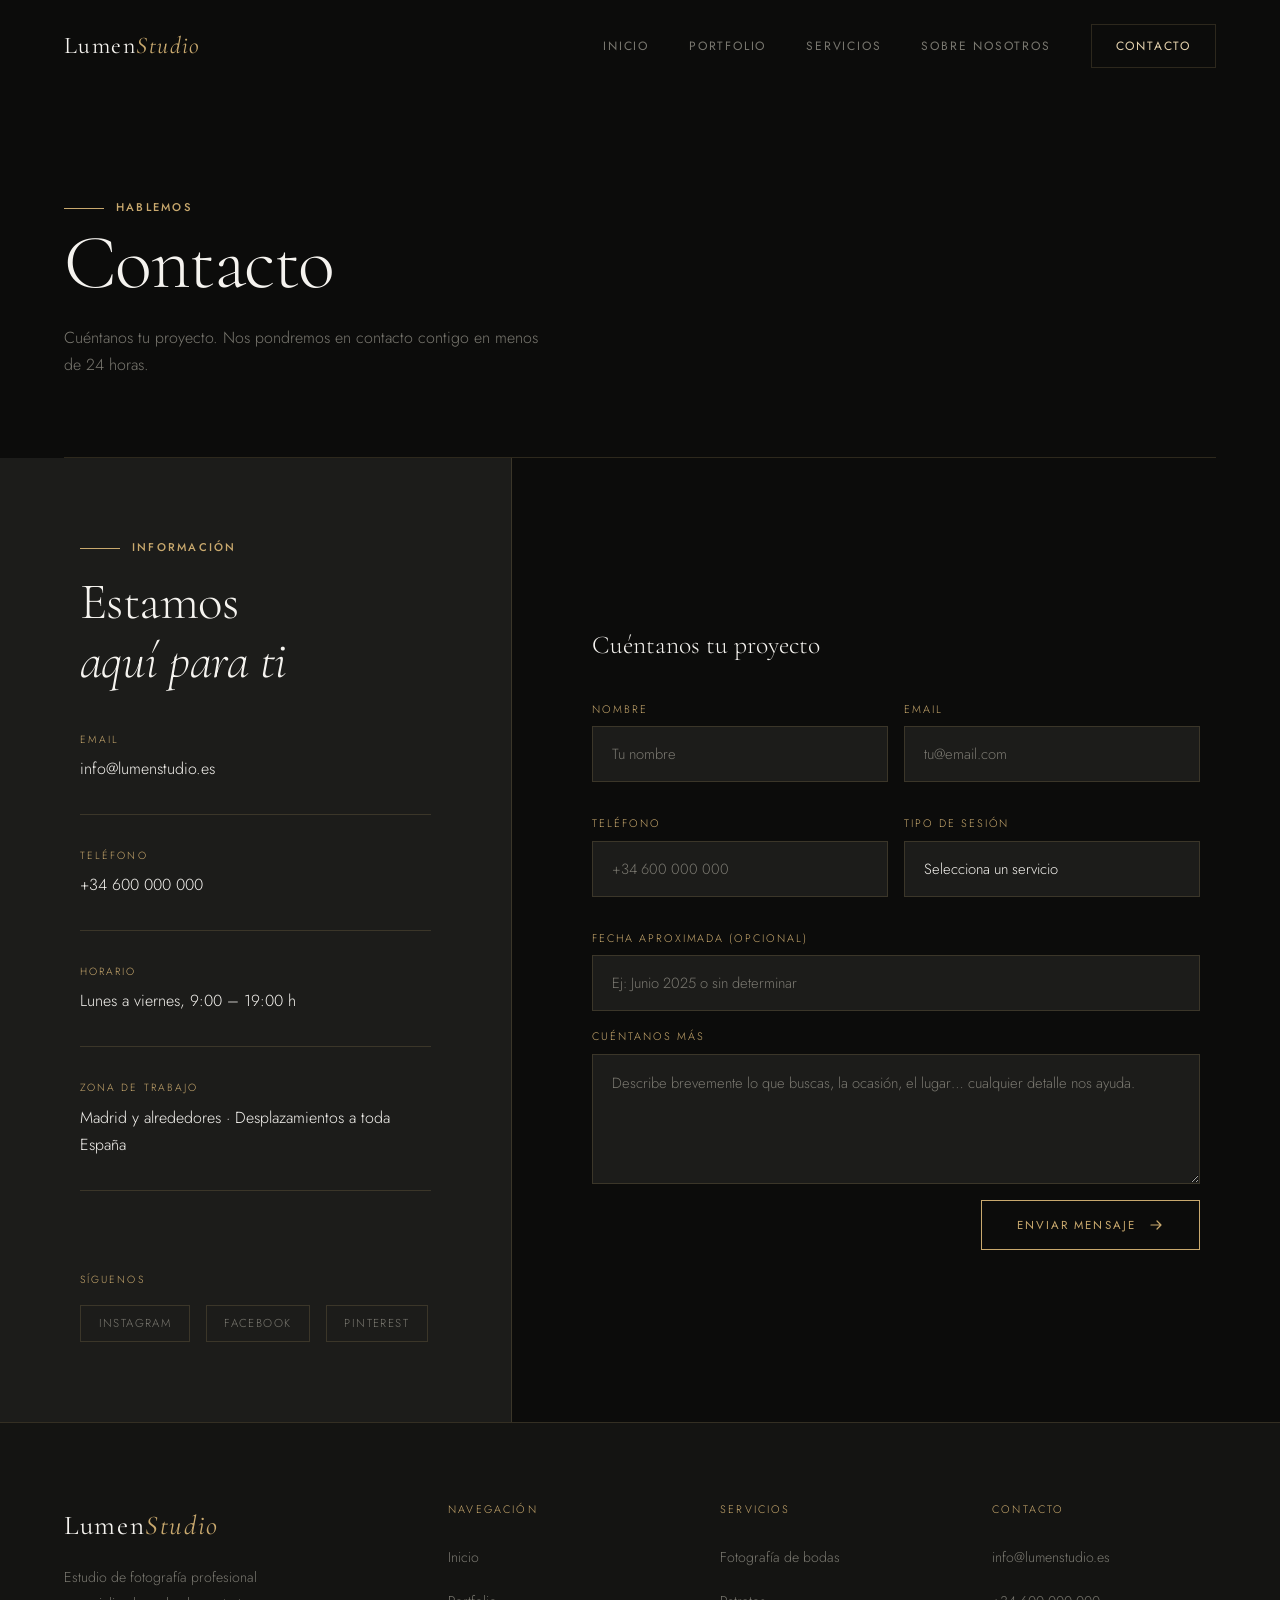
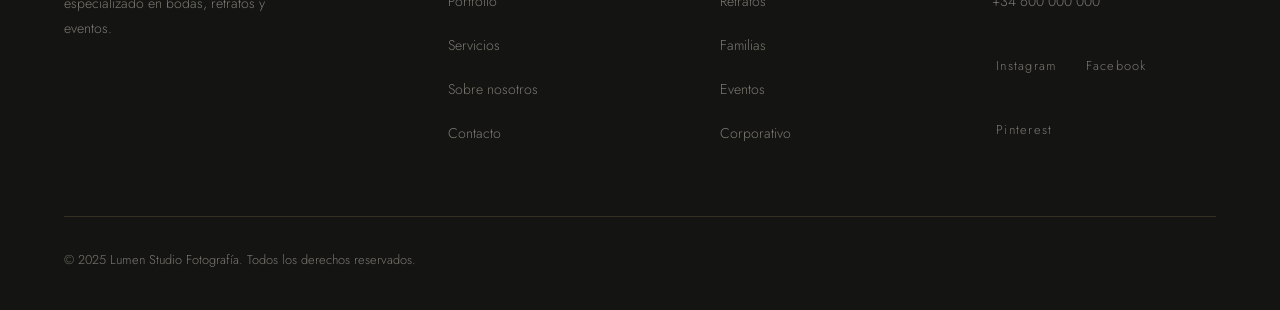
<file: contacto.html>
<!DOCTYPE html>
<html lang="es">
<head>
  <meta charset="UTF-8">
  <meta name="viewport" content="width=device-width, initial-scale=1.0">
  <title>Contacto — Lumen Studio Fotografía</title>
  <meta name="description" content="Contacta con Lumen Studio Fotografía. Escríbenos para solicitar información o presupuesto para tu sesión.">
  <link rel="stylesheet" href="css/style.css">
  <style>
    .contact-layout {
      display: grid;
      grid-template-columns: 1fr 1.5fr;
      gap: 0;
      min-height: 70vh;
    }

    /* Left panel */
    .contact-info {
      background: var(--surface);
      padding: 5rem;
      border-right: 1px solid var(--border);
      display: flex;
      flex-direction: column;
      justify-content: center;
    }

    .contact-info .label { margin-bottom: 1rem; }
    .contact-info h2 { margin-bottom: 2.5rem; }

    .contact-detail {
      margin-bottom: 2rem;
      padding-bottom: 2rem;
      border-bottom: 1px solid var(--border);
    }
    .contact-detail:last-of-type { border-bottom: none; margin-bottom: 0; }

    .contact-detail-label {
      font-size: 0.65rem;
      letter-spacing: 0.2em;
      text-transform: uppercase;
      color: var(--gold);
      margin-bottom: 0.4rem;
    }

    .contact-detail a,
    .contact-detail p {
      font-size: 1rem;
      color: var(--white);
      transition: color var(--transition);
    }
    .contact-detail a:hover { color: var(--gold); }

    .contact-social {
      margin-top: 3rem;
    }

    .contact-social .contact-detail-label { margin-bottom: 1rem; }

    .contact-social-links {
      display: flex;
      gap: 1rem;
    }

    .contact-social-links a {
      font-size: 0.72rem;
      letter-spacing: 0.12em;
      text-transform: uppercase;
      color: var(--muted);
      padding: 0.5rem 1.1rem;
      border: 1px solid var(--border);
      transition: all var(--transition);
    }

    .contact-social-links a:hover {
      color: var(--gold);
      border-color: var(--gold);
      background: rgba(201,169,110,0.06);
    }

    /* Right panel — form */
    .contact-form-panel {
      background: var(--bg);
      padding: 5rem;
      display: flex;
      flex-direction: column;
      justify-content: center;
    }

    .contact-form-panel h3 {
      font-family: var(--serif);
      font-size: 1.6rem;
      margin-bottom: 2.5rem;
      color: var(--white);
    }

    /* Form elements */
    .form-row {
      display: grid;
      grid-template-columns: 1fr 1fr;
      gap: 1rem;
      margin-bottom: 1rem;
    }

    .form-group {
      display: flex;
      flex-direction: column;
      gap: 0.5rem;
      margin-bottom: 1rem;
    }

    .form-group label {
      font-size: 0.68rem;
      letter-spacing: 0.18em;
      text-transform: uppercase;
      color: var(--gold);
    }

    .form-group input,
    .form-group select,
    .form-group textarea {
      background: var(--surface);
      border: 1px solid var(--border);
      color: var(--white);
      font-family: var(--sans);
      font-size: 0.92rem;
      font-weight: 300;
      padding: 1rem 1.2rem;
      outline: none;
      transition: border-color var(--transition);
      -webkit-appearance: none;
      appearance: none;
      border-radius: 0;
    }

    .form-group input:focus,
    .form-group select:focus,
    .form-group textarea:focus {
      border-color: var(--gold);
    }

    .form-group input::placeholder,
    .form-group textarea::placeholder {
      color: var(--muted);
      font-weight: 300;
    }

    .form-group textarea {
      resize: vertical;
      min-height: 130px;
      line-height: 1.7;
    }

    .form-group select option {
      background: var(--bg);
    }

    .form-submit {
      display: flex;
      justify-content: flex-end;
      margin-top: 0.5rem;
    }

    /* Success message */
    .form-success {
      display: none;
      background: rgba(201,169,110,0.08);
      border: 1px solid var(--gold);
      padding: 1.5rem;
      text-align: center;
      margin-top: 1rem;
    }

    .form-success p {
      font-family: var(--serif);
      font-size: 1.1rem;
      font-style: italic;
      color: var(--gold-pale);
    }

    @media (max-width: 900px) {
      .contact-layout { grid-template-columns: 1fr; }
      .contact-info { padding: 3.5rem 2rem; border-right: none; border-bottom: 1px solid var(--border); }
      .contact-form-panel { padding: 3.5rem 2rem; }
      .form-row { grid-template-columns: 1fr; }
    }
  </style>
</head>
<body>

  <nav class="nav scrolled" id="main-nav">
    <a href="index.html" class="nav-logo">Lumen <span>Studio</span></a>
    <ul class="nav-links">
      <li><a href="index.html">Inicio</a></li>
      <li><a href="portfolio.html">Portfolio</a></li>
      <li><a href="servicios.html">Servicios</a></li>
      <li><a href="sobre-nosotros.html">Sobre nosotros</a></li>
      <li><a href="contacto.html" class="active nav-cta">Contacto</a></li>
    </ul>
    <button class="nav-toggle" aria-label="Abrir menú" id="nav-toggle">
      <span></span><span></span><span></span>
    </button>
  </nav>

  <div class="page-hero">
    <span class="label fade-up"><span class="gold-line"></span>Hablemos</span>
    <h1 class="fade-up" style="transition-delay:0.1s">Contacto</h1>
    <p class="fade-up" style="transition-delay:0.2s; color:var(--muted); margin-top:1rem; max-width:480px;">Cuéntanos tu proyecto. Nos pondremos en contacto contigo en menos de 24 horas.</p>
  </div>

  <section style="padding: 0;">
    <div class="contact-layout fade-up">

      <!-- Info -->
      <div class="contact-info">
        <span class="label"><span class="gold-line"></span>Información</span>
        <h2>Estamos<br><em>aquí para ti</em></h2>

        <div class="contact-detail">
          <div class="contact-detail-label">Email</div>
          <a href="mailto:info@lumenstudio.es">info@lumenstudio.es</a>
        </div>

        <div class="contact-detail">
          <div class="contact-detail-label">Teléfono</div>
          <a href="tel:+34600000000">+34 600 000 000</a>
        </div>

        <div class="contact-detail">
          <div class="contact-detail-label">Horario</div>
          <p>Lunes a viernes, 9:00 – 19:00 h</p>
        </div>

        <div class="contact-detail">
          <div class="contact-detail-label">Zona de trabajo</div>
          <p>Madrid y alrededores · Desplazamientos a toda España</p>
        </div>

        <div class="contact-social">
          <div class="contact-detail-label">Síguenos</div>
          <div class="contact-social-links">
            <a href="#">Instagram</a>
            <a href="#">Facebook</a>
            <a href="#">Pinterest</a>
          </div>
        </div>
      </div>

      <!-- Form -->
      <div class="contact-form-panel">
        <h3>Cuéntanos tu proyecto</h3>

        <form id="contact-form" novalidate>
          <div class="form-row">
            <div class="form-group">
              <label for="nombre">Nombre</label>
              <input type="text" id="nombre" name="nombre" placeholder="Tu nombre" required>
            </div>
            <div class="form-group">
              <label for="email">Email</label>
              <input type="email" id="email" name="email" placeholder="tu@email.com" required>
            </div>
          </div>

          <div class="form-row">
            <div class="form-group">
              <label for="telefono">Teléfono</label>
              <input type="tel" id="telefono" name="telefono" placeholder="+34 600 000 000">
            </div>
            <div class="form-group">
              <label for="servicio">Tipo de sesión</label>
              <select id="servicio" name="servicio">
                <option value="" disabled selected>Selecciona un servicio</option>
                <option value="bodas">Fotografía de bodas</option>
                <option value="retratos">Sesión de retratos</option>
                <option value="familias">Fotografía familiar</option>
                <option value="eventos">Fotografía de eventos</option>
                <option value="corporativo">Fotografía corporativa</option>
                <option value="estudio">Sesión en estudio</option>
                <option value="exteriores">Sesión en exteriores</option>
                <option value="otro">Otro</option>
              </select>
            </div>
          </div>

          <div class="form-group">
            <label for="fecha">Fecha aproximada (opcional)</label>
            <input type="text" id="fecha" name="fecha" placeholder="Ej: Junio 2025 o sin determinar">
          </div>

          <div class="form-group">
            <label for="mensaje">Cuéntanos más</label>
            <textarea id="mensaje" name="mensaje" placeholder="Describe brevemente lo que buscas, la ocasión, el lugar… cualquier detalle nos ayuda." required></textarea>
          </div>

          <div class="form-submit">
            <button type="submit" class="btn">
              <span>Enviar mensaje</span>
              <svg width="16" height="16" viewBox="0 0 16 16" fill="none"><path d="M3 8h10M9 4l4 4-4 4" stroke="currentColor" stroke-width="1.2" stroke-linecap="round" stroke-linejoin="round"/></svg>
            </button>
          </div>
        </form>

        <div class="form-success" id="form-success">
          <p>¡Mensaje recibido! Te escribiremos en menos de 24 horas.</p>
        </div>
      </div>

    </div>
  </section>

  <footer class="footer" style="margin-top:0;">
    <div class="footer-grid">
      <div class="footer-brand">
        <a href="index.html" class="nav-logo">Lumen <span>Studio</span></a>
        <p>Estudio de fotografía profesional especializado en bodas, retratos y eventos.</p>
      </div>
      <div class="footer-col">
        <h4>Navegación</h4>
        <ul>
          <li><a href="index.html">Inicio</a></li>
          <li><a href="portfolio.html">Portfolio</a></li>
          <li><a href="servicios.html">Servicios</a></li>
          <li><a href="sobre-nosotros.html">Sobre nosotros</a></li>
          <li><a href="contacto.html">Contacto</a></li>
        </ul>
      </div>
      <div class="footer-col">
        <h4>Servicios</h4>
        <ul>
          <li><a href="servicios.html">Fotografía de bodas</a></li>
          <li><a href="servicios.html">Retratos</a></li>
          <li><a href="servicios.html">Familias</a></li>
          <li><a href="servicios.html">Eventos</a></li>
          <li><a href="servicios.html">Corporativo</a></li>
        </ul>
      </div>
      <div class="footer-col">
        <h4>Contacto</h4>
        <ul>
          <li><a href="mailto:info@lumenstudio.es">info@lumenstudio.es</a></li>
          <li><a href="tel:+34600000000">+34 600 000 000</a></li>
        </ul>
        <div class="social-links" style="margin-top:1.5rem;">
          <a href="#">Instagram</a>
          <a href="#">Facebook</a>
          <a href="#">Pinterest</a>
        </div>
      </div>
    </div>
    <div class="footer-bottom">
      <span>© 2025 Lumen Studio Fotografía. Todos los derechos reservados.</span>
    </div>
  </footer>

  <script>
    // ── Formulario de contacto ───────────────────
    document.getElementById('contact-form').addEventListener('submit', function(e) {
      e.preventDefault();
      const nombre  = document.getElementById('nombre').value.trim();
      const email   = document.getElementById('email').value.trim();
      const mensaje = document.getElementById('mensaje').value.trim();
      if (!nombre || !email || !mensaje) {
        // Mostrar error inline en lugar de alert (mejor UX en móvil)
        document.querySelectorAll('.field-error').forEach(el => el.remove());
        if (!nombre)  addError('nombre',  'El nombre es obligatorio');
        if (!email)   addError('email',   'El email es obligatorio');
        if (!mensaje) addError('mensaje', 'El mensaje es obligatorio');
        return;
      }
      this.style.display = 'none';
      document.getElementById('form-success').style.display = 'block';
    });

    function addError(fieldId, msg) {
      const field = document.getElementById(fieldId);
      const err = document.createElement('span');
      err.className = 'field-error';
      err.style.cssText = 'color:#c9a96e;font-size:0.75rem;margin-top:0.3rem;display:block;';
      err.textContent = msg;
      field.parentNode.appendChild(err);
      field.style.borderColor = 'rgba(201,169,110,0.6)';
    }

    // ── Scroll nav ───────────────────────────────
    const nav = document.getElementById('main-nav');
    if (nav) {
      window.addEventListener('scroll', () => {
        nav.classList.toggle('scrolled', window.scrollY > 60);
      });
    }

    // ── Menú hamburguesa ─────────────────────────
    const toggle = document.getElementById('nav-toggle');
    const links  = document.querySelector('.nav-links');

    if (toggle && links) {
      toggle.addEventListener('click', () => {
        const isOpen = links.classList.contains('mobile-open');
        links.classList.toggle('mobile-open', !isOpen);
        toggle.classList.toggle('open', !isOpen);
        document.body.style.overflow = isOpen ? '' : 'hidden';
      });

      links.querySelectorAll('a').forEach(a => {
        a.addEventListener('click', () => {
          links.classList.remove('mobile-open');
          toggle.classList.remove('open');
          document.body.style.overflow = '';
        });
      });

      window.addEventListener('resize', () => {
        if (window.innerWidth > 1024) {
          links.classList.remove('mobile-open');
          toggle.classList.remove('open');
          document.body.style.overflow = '';
        }
      });
    }

    // ── Fade-up al hacer scroll ──────────────────
    const fadeEls = document.querySelectorAll('.fade-up');
    const observer = new IntersectionObserver((entries) => {
      entries.forEach(e => {
        if (e.isIntersecting) {
          e.target.classList.add('visible');
          observer.unobserve(e.target);
        }
      });
    }, { threshold: 0.1 });
    fadeEls.forEach(el => observer.observe(el));
  </script>
</body>
</html>
</file>
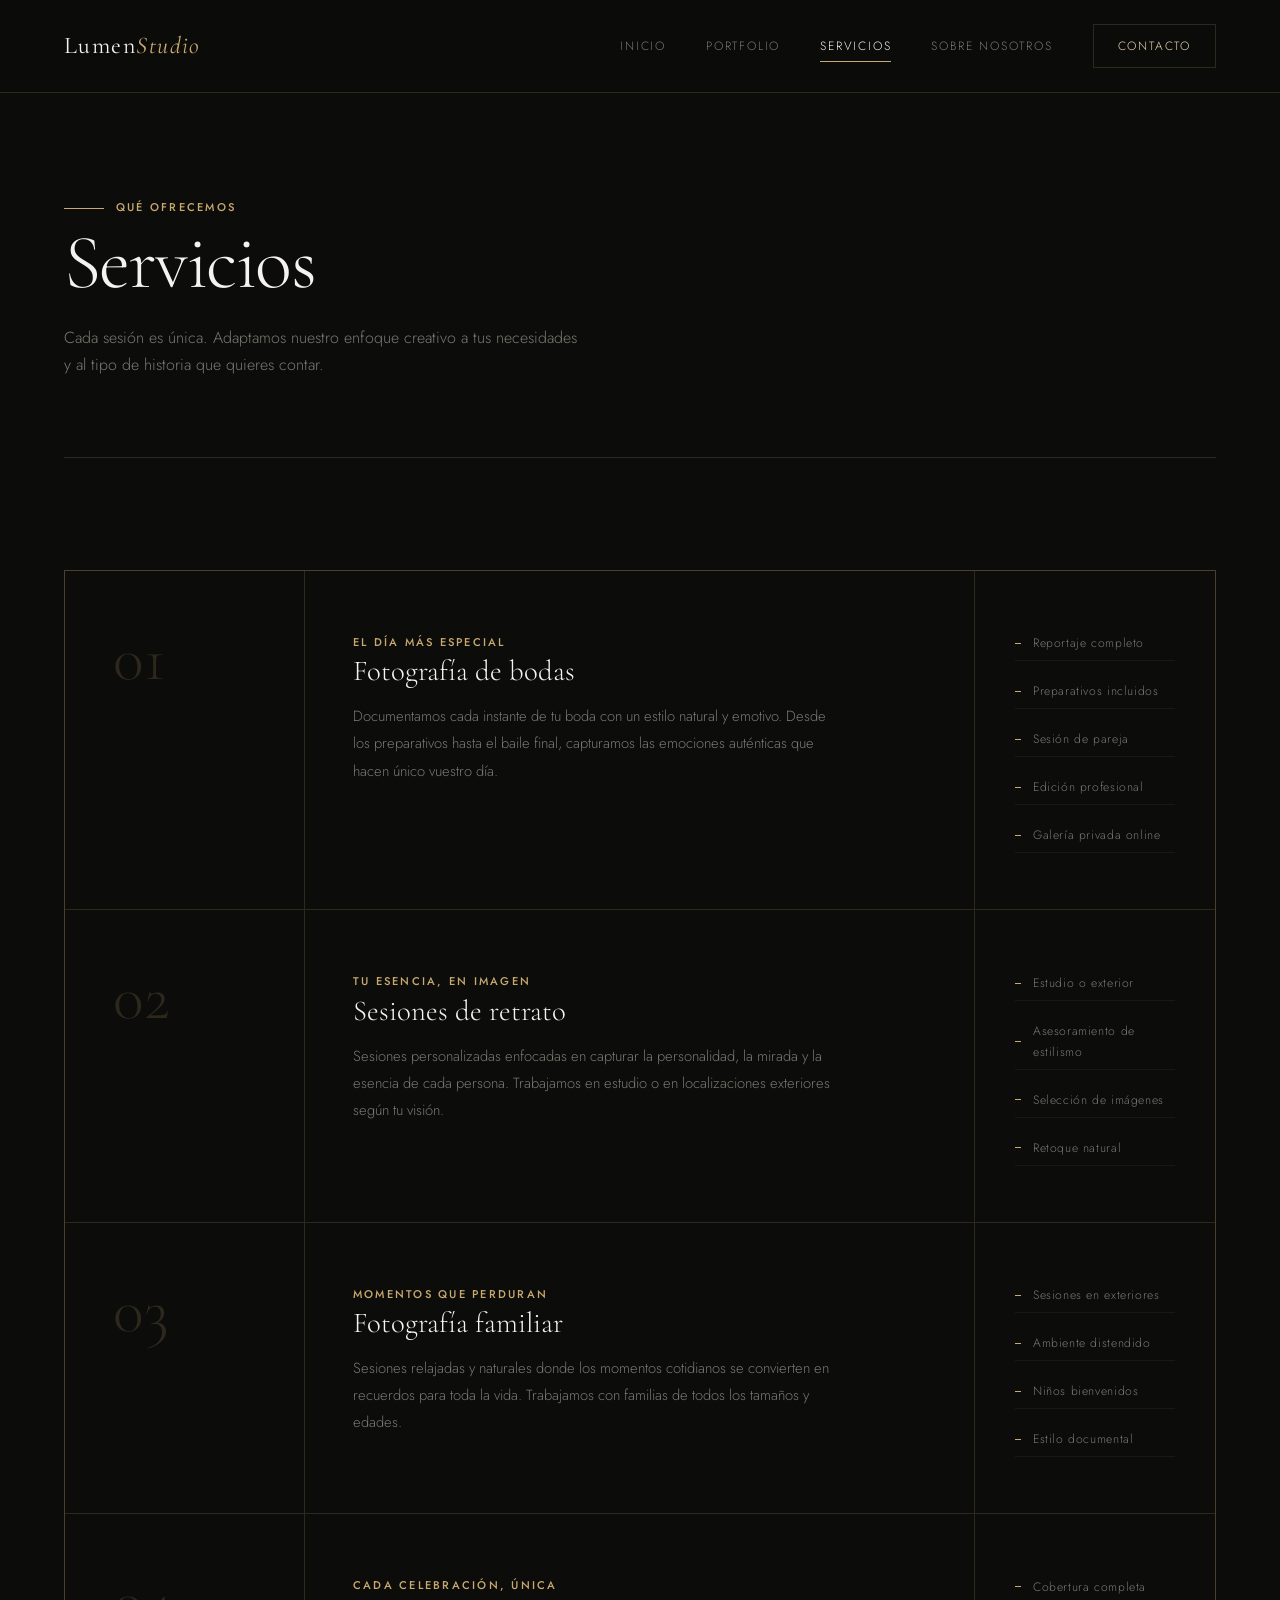
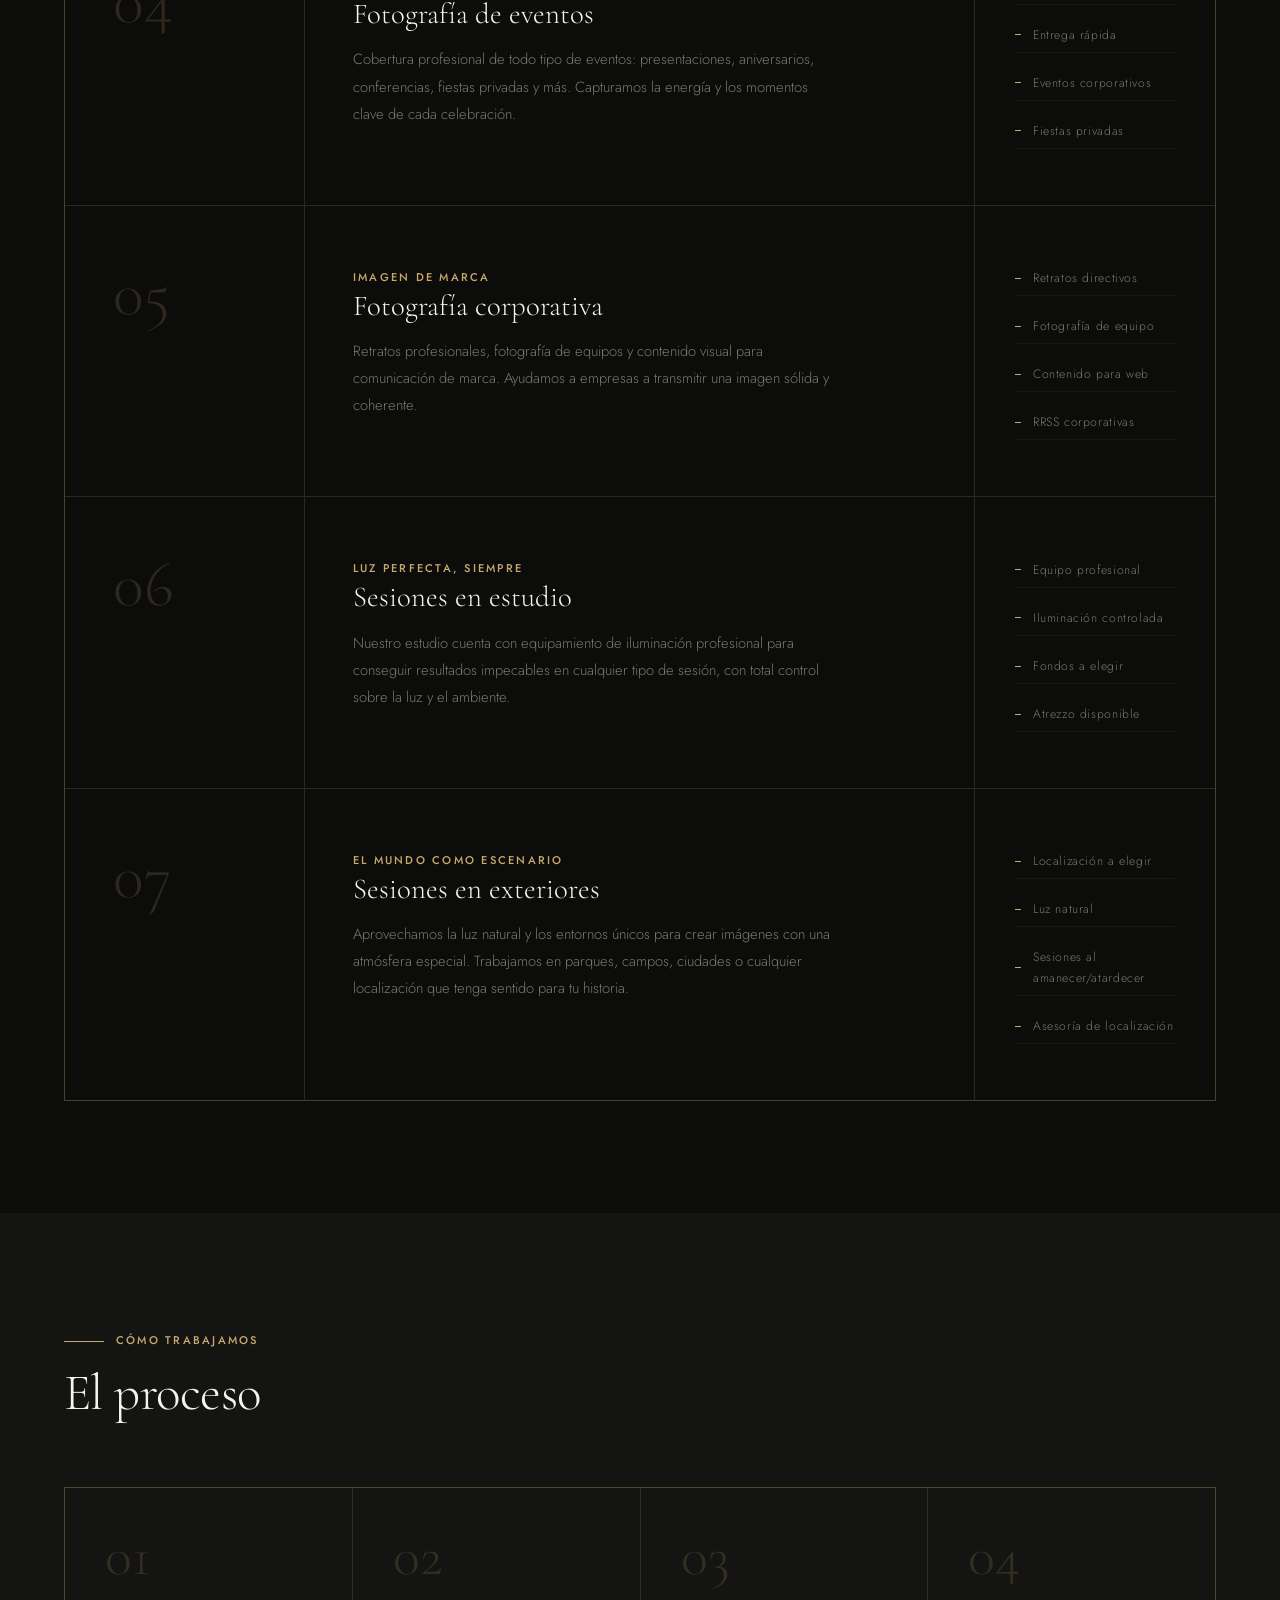
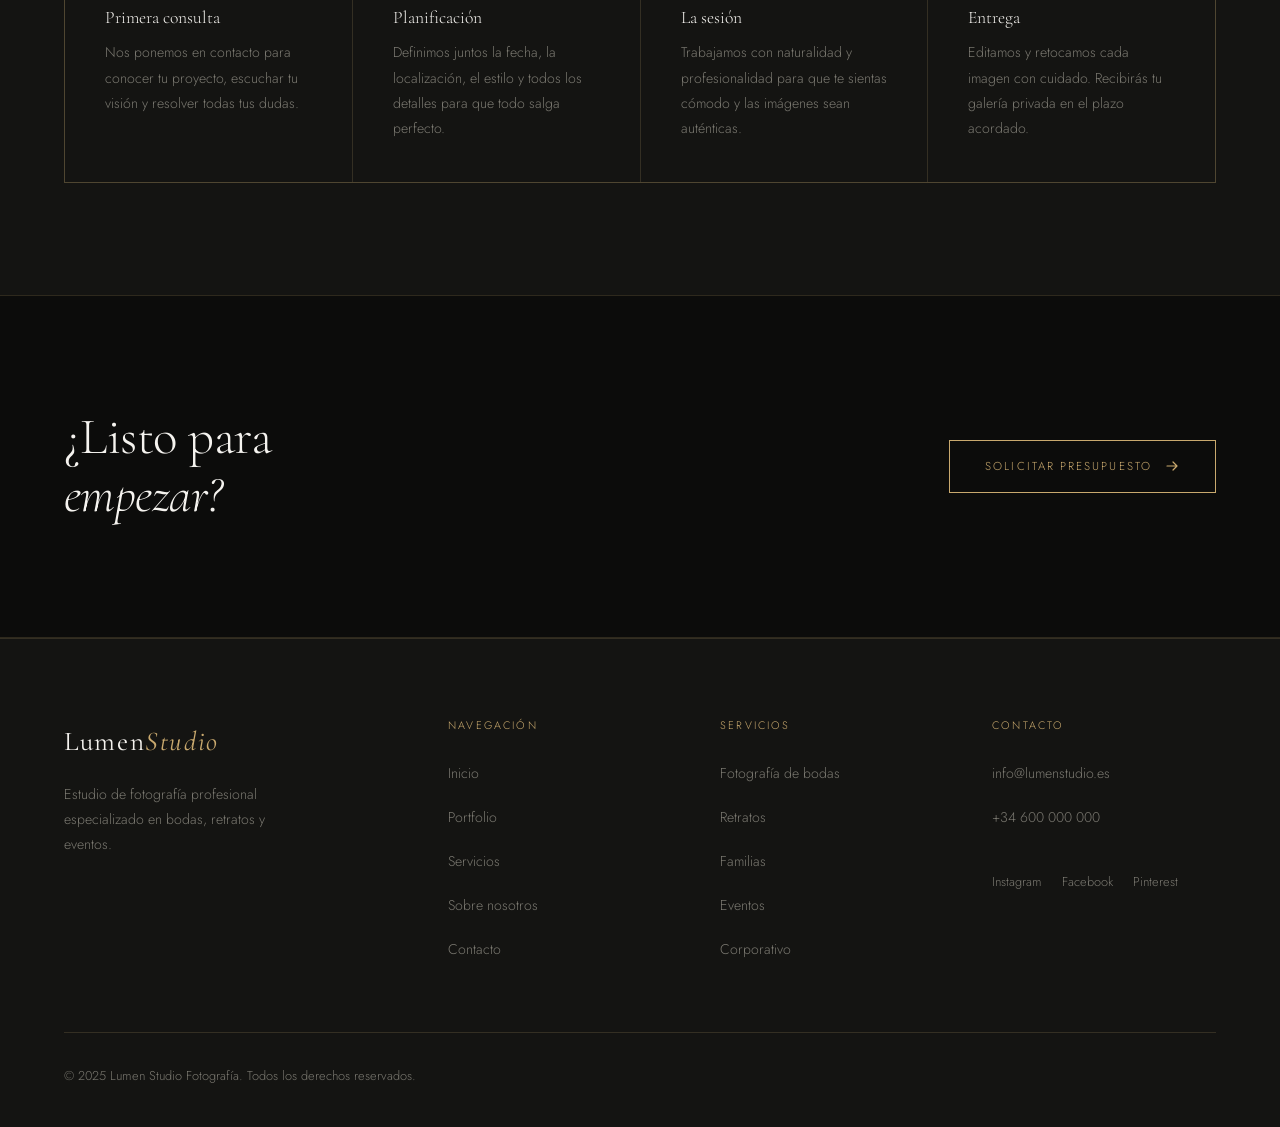
<file: servicios.html>
<!DOCTYPE html>
<html lang="es">
<head>
  <meta charset="UTF-8">
  <meta name="viewport" content="width=device-width, initial-scale=1.0">
  <title>Servicios — Lumen Studio Fotografía</title>
  <meta name="description" content="Servicios de fotografía profesional: bodas, retratos, familias, eventos corporativos y sesiones en estudio.">
  <link rel="preconnect" href="https://fonts.googleapis.com">
  <link rel="preconnect" href="https://fonts.gstatic.com" crossorigin>
  <link href="https://fonts.googleapis.com/css2?family=Cormorant+Garamond:ital,wght@0,300;0,400;0,600;1,300;1,400&family=Jost:wght@300;400;500&display=swap" rel="stylesheet">
  <style>
    /* ── Variables ── */
    :root {
      --bg:        #0c0c0b;
      --bg-2:      #141412;
      --surface:   #1c1c1a;
      --gold:      #c9a96e;
      --gold-pale: #e8d5b0;
      --white:     #f5f3ef;
      --muted:     #7a7870;
      --border:    rgba(201,169,110,0.18);
      --serif:     'Cormorant Garamond', Georgia, serif;
      --sans:      'Jost', sans-serif;
      --transition: 0.4s cubic-bezier(0.25, 0.46, 0.45, 0.94);
      --pad-h: 4rem;
      --pad-v: 7rem;
      --hero-top: 12rem;
    }
    *, *::before, *::after { box-sizing: border-box; margin: 0; padding: 0; }
    html { scroll-behavior: smooth; }
    body { background: var(--bg); color: var(--white); font-family: var(--sans); font-weight: 300; font-size: 16px; line-height: 1.7; -webkit-font-smoothing: antialiased; overflow-x: hidden; }
    a { color: inherit; text-decoration: none; }
    img { display: block; max-width: 100%; height: auto; }
    ul { list-style: none; }
    h1, h2, h3, h4 { font-family: var(--serif); font-weight: 300; line-height: 1.15; }
    h1 { font-size: clamp(2.2rem, 6vw, 5.5rem); letter-spacing: -0.02em; }
    h2 { font-size: clamp(1.7rem, 4vw, 3.5rem); letter-spacing: -0.01em; }
    h3 { font-size: clamp(1.2rem, 2.5vw, 2rem); }
    h4 { font-size: 1.1rem; }
    .label { font-family: var(--sans); font-size: 0.7rem; font-weight: 500; letter-spacing: 0.2em; text-transform: uppercase; color: var(--gold); }
    .gold-line { display: inline-block; width: 40px; height: 1px; background: var(--gold); vertical-align: middle; margin-right: 12px; }

    /* ── Nav ── */
    .nav { position: fixed; top: 0; left: 0; right: 0; z-index: 100; display: flex; align-items: center; justify-content: space-between; padding: 1.5rem var(--pad-h); background: rgba(12,12,11,0.95); backdrop-filter: blur(12px); -webkit-backdrop-filter: blur(12px); border-bottom: 1px solid var(--border); }
    .nav-logo { font-family: var(--serif); font-size: 1.5rem; font-weight: 400; letter-spacing: 0.06em; color: var(--white); min-height: 44px; display: flex; align-items: center; }
    .nav-logo span { color: var(--gold); font-style: italic; }
    .nav-links { display: flex; gap: 2.5rem; align-items: center; }
    .nav-links a { font-size: 0.75rem; letter-spacing: 0.15em; text-transform: uppercase; color: var(--muted); transition: color var(--transition); position: relative; padding: 0.75rem 0; min-height: 44px; display: flex; align-items: center; }
    .nav-links a::after { content: ''; position: absolute; bottom: 6px; left: 0; width: 0; height: 1px; background: var(--gold); transition: width var(--transition); }
    .nav-links a:hover, .nav-links a.active { color: var(--white); }
    .nav-links a:hover::after, .nav-links a.active::after { width: 100%; }
    .nav-cta { padding: 0.6rem 1.5rem !important; border: 1px solid var(--border); color: var(--gold-pale) !important; }
    .nav-cta:hover { background: rgba(201,169,110,0.1) !important; border-color: var(--gold) !important; }
    .nav-cta::after { display: none !important; }
    .nav-toggle { display: none; flex-direction: column; justify-content: center; gap: 5px; cursor: pointer; background: none; border: none; padding: 8px; min-width: 44px; min-height: 44px; }
    .nav-toggle span { display: block; width: 24px; height: 1px; background: var(--white); transition: var(--transition); }
    .nav-links.mobile-open { display: flex !important; flex-direction: column; align-items: flex-start; position: fixed; top: 64px; left: 0; right: 0; background: rgba(12,12,11,0.98); backdrop-filter: blur(16px); padding: 1.5rem var(--pad-h) 2rem; gap: 0; border-bottom: 1px solid var(--border); }
    .nav-links.mobile-open a { width: 100%; padding: 0.9rem 0; font-size: 0.9rem; border-bottom: 1px solid rgba(255,255,255,0.05); min-height: 52px; justify-content: flex-start; }
    .nav-links.mobile-open a:last-child { border-bottom: none; }
    .nav-links.mobile-open a::after { display: none; }
    .nav-links.mobile-open .nav-cta { border: 1px solid var(--border) !important; margin-top: 0.5rem; width: 100%; justify-content: center; }
    .nav-toggle.open span:nth-child(1) { transform: translateY(6px) rotate(45deg); }
    .nav-toggle.open span:nth-child(2) { opacity: 0; }
    .nav-toggle.open span:nth-child(3) { transform: translateY(-6px) rotate(-45deg); }

    /* ── Btn ── */
    .btn { display: inline-flex; align-items: center; justify-content: center; gap: 0.75rem; font-family: var(--sans); font-size: 0.72rem; letter-spacing: 0.18em; text-transform: uppercase; padding: 1rem 2.2rem; border: 1px solid var(--gold); color: var(--gold); background: transparent; cursor: pointer; transition: all var(--transition); position: relative; overflow: hidden; min-height: 48px; }
    .btn::before { content: ''; position: absolute; inset: 0; background: var(--gold); transform: scaleX(0); transform-origin: left; transition: transform var(--transition); }
    .btn:hover { color: var(--bg); }
    .btn:hover::before { transform: scaleX(1); }
    .btn span { position: relative; z-index: 1; }
    .btn svg { position: relative; z-index: 1; transition: transform var(--transition); flex-shrink: 0; }
    .btn:hover svg { transform: translateX(4px); }

    /* ── Layout ── */
    section { padding: var(--pad-v) var(--pad-h); }
    .section-header { margin-bottom: 4rem; }
    .section-header h2 { margin-top: 0.75rem; }
    .page-hero { padding: var(--hero-top) var(--pad-h) 5rem; position: relative; }
    .page-hero::after { content: ''; position: absolute; bottom: 0; left: var(--pad-h); right: var(--pad-h); height: 1px; background: var(--border); }

    /* ── CTA ── */
    .cta-banner { background: var(--bg); padding: 7rem var(--pad-h); display: flex; align-items: center; justify-content: space-between; gap: 3rem; border-top: 1px solid var(--border); border-bottom: 1px solid var(--border); }

    /* ── Footer ── */
    .footer { background: var(--bg-2); border-top: 1px solid var(--border); padding: 5rem var(--pad-h) 2.5rem; }
    .footer-grid { display: grid; grid-template-columns: 1.5fr repeat(3, 1fr); gap: 3rem; padding-bottom: 4rem; border-bottom: 1px solid var(--border); margin-bottom: 2rem; }
    .footer-brand .nav-logo { font-size: 1.7rem; margin-bottom: 1rem; }
    .footer-brand p { color: var(--muted); font-size: 0.88rem; max-width: 220px; line-height: 1.8; }
    .footer-col h4 { font-family: var(--sans); font-size: 0.68rem; letter-spacing: 0.2em; text-transform: uppercase; color: var(--gold); margin-bottom: 1.5rem; }
    .footer-col ul { display: flex; flex-direction: column; gap: 0.5rem; }
    .footer-col ul a { color: var(--muted); font-size: 0.88rem; transition: color var(--transition); display: flex; align-items: center; min-height: 36px; }
    .footer-col ul a:hover { color: var(--white); }
    .footer-bottom { display: flex; justify-content: space-between; align-items: center; color: var(--muted); font-size: 0.8rem; flex-wrap: wrap; gap: 0.5rem; }
    .social-links { display: flex; gap: 1.25rem; flex-wrap: wrap; }
    .social-links a { color: var(--muted); font-size: 0.8rem; transition: color var(--transition); min-height: 44px; display: flex; align-items: center; }
    .social-links a:hover { color: var(--gold); }

    /* ── Fade-up ── */
    .fade-up { opacity: 0; transform: translateY(28px); transition: opacity 0.7s ease, transform 0.7s ease; }
    .fade-up.visible { opacity: 1; transform: translateY(0); }
    @media (prefers-reduced-motion: reduce) { .fade-up { opacity: 1; transform: none; transition: none; } }

    /* ══ Servicios específico ══ */
    .services-list { display: flex; flex-direction: column; gap: 1px; background: var(--border); border: 1px solid var(--border); }
    .service-row { display: grid; grid-template-columns: 240px 1fr 240px; background: var(--bg); transition: background var(--transition); overflow: hidden; }
    .service-row:hover { background: var(--surface); }
    .service-num { padding: 3rem; border-right: 1px solid var(--border); display: flex; align-items: flex-start; padding-top: 3.5rem; }
    .service-num span { font-family: var(--serif); font-size: 4rem; font-weight: 300; color: var(--border); line-height: 1; transition: color var(--transition); }
    .service-row:hover .service-num span { color: var(--gold); }
    .service-body { padding: 3.5rem 3rem; border-right: 1px solid var(--border); }
    .service-body .label { margin-bottom: 0.75rem; }
    .service-body h3 { margin-bottom: 1rem; font-size: 1.8rem; }
    .service-body p { color: var(--muted); font-size: 0.92rem; line-height: 1.85; max-width: 480px; }
    .service-features { padding: 3.5rem 2.5rem; display: flex; flex-direction: column; justify-content: center; gap: 0.85rem; }
    .feature-tag { font-size: 0.76rem; color: var(--muted); letter-spacing: 0.05em; padding: 0.4rem 0; border-bottom: 1px solid rgba(255,255,255,0.05); display: flex; align-items: center; gap: 0.75rem; }
    .feature-tag::before { content: ''; display: block; width: 6px; height: 1px; background: var(--gold); flex-shrink: 0; }
    .process-section { background: var(--bg-2); }
    .process-steps { display: grid; grid-template-columns: repeat(4, 1fr); gap: 1px; background: var(--border); border: 1px solid var(--border); margin-top: 3rem; }
    .process-step { background: var(--bg-2); padding: 2.5rem; }
    .step-num { font-family: var(--serif); font-size: 3.5rem; font-weight: 300; color: var(--border); line-height: 1; margin-bottom: 1.5rem; transition: color var(--transition); }
    .process-step:hover .step-num { color: var(--gold); }
    .process-step h4 { font-size: 1.1rem; margin-bottom: 0.75rem; }
    .process-step p { font-size: 0.88rem; color: var(--muted); line-height: 1.8; }

    /* ══ Tablet ≤ 1024px ══ */
    @media (max-width: 1024px) {
      :root { --pad-h: 2.5rem; --pad-v: 5rem; --hero-top: 9rem; }
      .nav { padding: 1.25rem var(--pad-h); }
      .nav-links { display: none; }
      .nav-toggle { display: flex; }
      .service-row { grid-template-columns: 1fr; }
      .service-num { border-right: none; border-bottom: 1px solid var(--border); padding: 2rem; }
      .service-num span { font-size: 2.5rem; }
      .service-body { border-right: none; border-bottom: 1px solid var(--border); padding: 2rem; }
      .service-features { padding: 2rem; }
      .process-steps { grid-template-columns: repeat(2, 1fr); }
      .footer { padding: 4rem var(--pad-h) 2rem; }
      .footer-grid { grid-template-columns: 1fr 1fr; gap: 2rem; }
      .footer-bottom { flex-direction: column; text-align: center; }
      .section-header { margin-bottom: 2.5rem; }
      .cta-banner { flex-direction: column; align-items: flex-start; }
    }

    /* ══ Móvil ≤ 600px ══ */
    @media (max-width: 600px) {
      :root { --pad-h: 1.25rem; --pad-v: 3.5rem; --hero-top: 7rem; }
      .nav { padding: 1rem var(--pad-h); }
      .nav-links.mobile-open { top: 58px; padding: 1.25rem var(--pad-h) 1.75rem; }
      body { font-size: 15px; }
      .process-steps { grid-template-columns: 1fr; }
      .footer-grid { grid-template-columns: 1fr; gap: 2.5rem; }
      .footer-brand p { max-width: 100%; }
      .btn { width: 100%; }
      .page-hero { padding-bottom: 3rem; }
      .section-header { margin-bottom: 2rem; }
    }
  </style>
</head>
<body>

  <nav class="nav" id="main-nav">
    <a href="index.html" class="nav-logo">Lumen <span>Studio</span></a>
    <ul class="nav-links" id="nav-links">
      <li><a href="index.html">Inicio</a></li>
      <li><a href="portfolio.html">Portfolio</a></li>
      <li><a href="servicios.html" class="active">Servicios</a></li>
      <li><a href="sobre-nosotros.html">Sobre nosotros</a></li>
      <li><a href="contacto.html" class="nav-cta">Contacto</a></li>
    </ul>
    <button class="nav-toggle" aria-label="Abrir menú" id="nav-toggle">
      <span></span><span></span><span></span>
    </button>
  </nav>

  <div class="page-hero">
    <span class="label fade-up"><span class="gold-line"></span>Qué ofrecemos</span>
    <h1 class="fade-up" style="transition-delay:0.1s">Servicios</h1>
    <p class="fade-up" style="transition-delay:0.2s; color:var(--muted); margin-top:1rem; max-width:520px;">Cada sesión es única. Adaptamos nuestro enfoque creativo a tus necesidades y al tipo de historia que quieres contar.</p>
  </div>

  <section>
    <div class="services-list fade-up">
      <div class="service-row">
        <div class="service-num"><span>01</span></div>
        <div class="service-body">
          <span class="label">El día más especial</span>
          <h3>Fotografía de bodas</h3>
          <p>Documentamos cada instante de tu boda con un estilo natural y emotivo. Desde los preparativos hasta el baile final, capturamos las emociones auténticas que hacen único vuestro día.</p>
        </div>
        <div class="service-features">
          <div class="feature-tag">Reportaje completo</div>
          <div class="feature-tag">Preparativos incluidos</div>
          <div class="feature-tag">Sesión de pareja</div>
          <div class="feature-tag">Edición profesional</div>
          <div class="feature-tag">Galería privada online</div>
        </div>
      </div>
      <div class="service-row">
        <div class="service-num"><span>02</span></div>
        <div class="service-body">
          <span class="label">Tu esencia, en imagen</span>
          <h3>Sesiones de retrato</h3>
          <p>Sesiones personalizadas enfocadas en capturar la personalidad, la mirada y la esencia de cada persona. Trabajamos en estudio o en localizaciones exteriores según tu visión.</p>
        </div>
        <div class="service-features">
          <div class="feature-tag">Estudio o exterior</div>
          <div class="feature-tag">Asesoramiento de estilismo</div>
          <div class="feature-tag">Selección de imágenes</div>
          <div class="feature-tag">Retoque natural</div>
        </div>
      </div>
      <div class="service-row">
        <div class="service-num"><span>03</span></div>
        <div class="service-body">
          <span class="label">Momentos que perduran</span>
          <h3>Fotografía familiar</h3>
          <p>Sesiones relajadas y naturales donde los momentos cotidianos se convierten en recuerdos para toda la vida. Trabajamos con familias de todos los tamaños y edades.</p>
        </div>
        <div class="service-features">
          <div class="feature-tag">Sesiones en exteriores</div>
          <div class="feature-tag">Ambiente distendido</div>
          <div class="feature-tag">Niños bienvenidos</div>
          <div class="feature-tag">Estilo documental</div>
        </div>
      </div>
      <div class="service-row">
        <div class="service-num"><span>04</span></div>
        <div class="service-body">
          <span class="label">Cada celebración, única</span>
          <h3>Fotografía de eventos</h3>
          <p>Cobertura profesional de todo tipo de eventos: presentaciones, aniversarios, conferencias, fiestas privadas y más. Capturamos la energía y los momentos clave de cada celebración.</p>
        </div>
        <div class="service-features">
          <div class="feature-tag">Cobertura completa</div>
          <div class="feature-tag">Entrega rápida</div>
          <div class="feature-tag">Eventos corporativos</div>
          <div class="feature-tag">Fiestas privadas</div>
        </div>
      </div>
      <div class="service-row">
        <div class="service-num"><span>05</span></div>
        <div class="service-body">
          <span class="label">Imagen de marca</span>
          <h3>Fotografía corporativa</h3>
          <p>Retratos profesionales, fotografía de equipos y contenido visual para comunicación de marca. Ayudamos a empresas a transmitir una imagen sólida y coherente.</p>
        </div>
        <div class="service-features">
          <div class="feature-tag">Retratos directivos</div>
          <div class="feature-tag">Fotografía de equipo</div>
          <div class="feature-tag">Contenido para web</div>
          <div class="feature-tag">RRSS corporativas</div>
        </div>
      </div>
      <div class="service-row">
        <div class="service-num"><span>06</span></div>
        <div class="service-body">
          <span class="label">Luz perfecta, siempre</span>
          <h3>Sesiones en estudio</h3>
          <p>Nuestro estudio cuenta con equipamiento de iluminación profesional para conseguir resultados impecables en cualquier tipo de sesión, con total control sobre la luz y el ambiente.</p>
        </div>
        <div class="service-features">
          <div class="feature-tag">Equipo profesional</div>
          <div class="feature-tag">Iluminación controlada</div>
          <div class="feature-tag">Fondos a elegir</div>
          <div class="feature-tag">Atrezzo disponible</div>
        </div>
      </div>
      <div class="service-row">
        <div class="service-num"><span>07</span></div>
        <div class="service-body">
          <span class="label">El mundo como escenario</span>
          <h3>Sesiones en exteriores</h3>
          <p>Aprovechamos la luz natural y los entornos únicos para crear imágenes con una atmósfera especial. Trabajamos en parques, campos, ciudades o cualquier localización que tenga sentido para tu historia.</p>
        </div>
        <div class="service-features">
          <div class="feature-tag">Localización a elegir</div>
          <div class="feature-tag">Luz natural</div>
          <div class="feature-tag">Sesiones al amanecer/atardecer</div>
          <div class="feature-tag">Asesoría de localización</div>
        </div>
      </div>
    </div>
  </section>

  <section class="process-section">
    <div class="section-header fade-up">
      <span class="label"><span class="gold-line"></span>Cómo trabajamos</span>
      <h2>El proceso</h2>
    </div>
    <div class="process-steps fade-up" style="transition-delay:0.1s">
      <div class="process-step">
        <div class="step-num">01</div>
        <h4>Primera consulta</h4>
        <p>Nos ponemos en contacto para conocer tu proyecto, escuchar tu visión y resolver todas tus dudas.</p>
      </div>
      <div class="process-step">
        <div class="step-num">02</div>
        <h4>Planificación</h4>
        <p>Definimos juntos la fecha, la localización, el estilo y todos los detalles para que todo salga perfecto.</p>
      </div>
      <div class="process-step">
        <div class="step-num">03</div>
        <h4>La sesión</h4>
        <p>Trabajamos con naturalidad y profesionalidad para que te sientas cómodo y las imágenes sean auténticas.</p>
      </div>
      <div class="process-step">
        <div class="step-num">04</div>
        <h4>Entrega</h4>
        <p>Editamos y retocamos cada imagen con cuidado. Recibirás tu galería privada en el plazo acordado.</p>
      </div>
    </div>
  </section>

  <div class="cta-banner fade-up">
    <h2>¿Listo para<br><em>empezar?</em></h2>
    <a href="contacto.html" class="btn">
      <span>Solicitar presupuesto</span>
      <svg width="16" height="16" viewBox="0 0 16 16" fill="none"><path d="M3 8h10M9 4l4 4-4 4" stroke="currentColor" stroke-width="1.2" stroke-linecap="round" stroke-linejoin="round"/></svg>
    </a>
  </div>

  <footer class="footer">
    <div class="footer-grid">
      <div class="footer-brand">
        <a href="index.html" class="nav-logo">Lumen <span>Studio</span></a>
        <p>Estudio de fotografía profesional especializado en bodas, retratos y eventos.</p>
      </div>
      <div class="footer-col">
        <h4>Navegación</h4>
        <ul>
          <li><a href="index.html">Inicio</a></li>
          <li><a href="portfolio.html">Portfolio</a></li>
          <li><a href="servicios.html">Servicios</a></li>
          <li><a href="sobre-nosotros.html">Sobre nosotros</a></li>
          <li><a href="contacto.html">Contacto</a></li>
        </ul>
      </div>
      <div class="footer-col">
        <h4>Servicios</h4>
        <ul>
          <li><a href="servicios.html">Fotografía de bodas</a></li>
          <li><a href="servicios.html">Retratos</a></li>
          <li><a href="servicios.html">Familias</a></li>
          <li><a href="servicios.html">Eventos</a></li>
          <li><a href="servicios.html">Corporativo</a></li>
        </ul>
      </div>
      <div class="footer-col">
        <h4>Contacto</h4>
        <ul>
          <li><a href="mailto:info@lumenstudio.es">info@lumenstudio.es</a></li>
          <li><a href="tel:+34600000000">+34 600 000 000</a></li>
        </ul>
        <div class="social-links" style="margin-top:1.5rem;">
          <a href="#">Instagram</a>
          <a href="#">Facebook</a>
          <a href="#">Pinterest</a>
        </div>
      </div>
    </div>
    <div class="footer-bottom">
      <span>© 2025 Lumen Studio Fotografía. Todos los derechos reservados.</span>
    </div>
  </footer>

  <script>
    // Menú hamburguesa
    var toggle = document.getElementById('nav-toggle');
    var links  = document.getElementById('nav-links');
    toggle.addEventListener('click', function() {
      var isOpen = links.classList.contains('mobile-open');
      links.classList.toggle('mobile-open', !isOpen);
      toggle.classList.toggle('open', !isOpen);
      document.body.style.overflow = isOpen ? '' : 'hidden';
    });
    links.querySelectorAll('a').forEach(function(a) {
      a.addEventListener('click', function() {
        links.classList.remove('mobile-open');
        toggle.classList.remove('open');
        document.body.style.overflow = '';
      });
    });
    window.addEventListener('resize', function() {
      if (window.innerWidth > 1024) {
        links.classList.remove('mobile-open');
        toggle.classList.remove('open');
        document.body.style.overflow = '';
      }
    });

    // Fade-up al hacer scroll
    var fadeEls = document.querySelectorAll('.fade-up');
    var observer = new IntersectionObserver(function(entries) {
      entries.forEach(function(e) {
        if (e.isIntersecting) {
          e.target.classList.add('visible');
          observer.unobserve(e.target);
        }
      });
    }, { threshold: 0.1 });
    fadeEls.forEach(function(el) { observer.observe(el); });
  </script>
</body>
</html>
</file>
<file: css/style.css>
/* =============================================
   LUMEN STUDIO FOTOGRAFÍA — Global Stylesheet
   =============================================
   Breakpoints usados:
     Escritorio : > 1024px  (base, sin media query)
     Tablet     : 601px – 1024px  (@media max-width: 1024px)
     Móvil      : ≤ 600px         (@media max-width: 600px)
   ============================================= */

@import url('https://fonts.googleapis.com/css2?family=Cormorant+Garamond:ital,wght@0,300;0,400;0,600;1,300;1,400&family=Jost:wght@300;400;500&display=swap');

/* ─── Variables ─────────────────────────────── */
:root {
  --bg:        #0c0c0b;
  --bg-2:      #141412;
  --surface:   #1c1c1a;
  --gold:      #c9a96e;
  --gold-pale: #e8d5b0;
  --white:     #f5f3ef;
  --muted:     #7a7870;
  --border:    rgba(201,169,110,0.18);

  --serif:     'Cormorant Garamond', Georgia, serif;
  --sans:      'Jost', sans-serif;

  --transition: 0.4s cubic-bezier(0.25, 0.46, 0.45, 0.94);

  /* Espaciado fluido */
  --section-pad-v: 7rem;
  --section-pad-h: 4rem;
  --page-hero-top: 12rem;
}

/* ─── Reset ─────────────────────────────────── */
*, *::before, *::after {
  box-sizing: border-box;
  margin: 0;
  padding: 0;
}

html { scroll-behavior: smooth; }

body {
  background: var(--bg);
  color: var(--white);
  font-family: var(--sans);
  font-weight: 300;
  font-size: 16px;
  line-height: 1.7;
  -webkit-font-smoothing: antialiased;
  overflow-x: hidden;
}

a { color: inherit; text-decoration: none; }

/* IMÁGENES: siempre contenidas */
img {
  display: block;
  max-width: 100%;
  height: auto;
}

ul { list-style: none; }

/* ─── Tipografía fluida ──────────────────────── */
h1, h2, h3, h4 {
  font-family: var(--serif);
  font-weight: 300;
  line-height: 1.15;
}

h1 { font-size: clamp(2.2rem, 6vw,  5.5rem); letter-spacing: -0.02em; }
h2 { font-size: clamp(1.7rem, 4vw,  3.5rem); letter-spacing: -0.01em; }
h3 { font-size: clamp(1.2rem, 2.5vw, 2rem);  }
h4 { font-size: 1.1rem; }

.label {
  font-family: var(--sans);
  font-size: 0.7rem;
  font-weight: 500;
  letter-spacing: 0.2em;
  text-transform: uppercase;
  color: var(--gold);
}

.gold-line {
  display: inline-block;
  width: 40px;
  height: 1px;
  background: var(--gold);
  vertical-align: middle;
  margin-right: 12px;
}

/* ─── Navegación ─────────────────────────────── */
.nav {
  position: fixed;
  top: 0; left: 0; right: 0;
  z-index: 100;
  display: flex;
  align-items: center;
  justify-content: space-between;
  padding: 1.5rem var(--section-pad-h);
  transition: background var(--transition), backdrop-filter var(--transition);
}

.nav.scrolled {
  background: rgba(12,12,11,0.92);
  backdrop-filter: blur(12px);
  -webkit-backdrop-filter: blur(12px);
  border-bottom: 1px solid var(--border);
}

.nav-logo {
  font-family: var(--serif);
  font-size: 1.5rem;
  font-weight: 400;
  letter-spacing: 0.06em;
  color: var(--white);
  min-height: 44px;
  display: flex;
  align-items: center;
}

.nav-logo span { color: var(--gold); font-style: italic; }

.nav-links {
  display: flex;
  gap: 2.5rem;
  align-items: center;
}

.nav-links a {
  font-size: 0.75rem;
  font-weight: 400;
  letter-spacing: 0.15em;
  text-transform: uppercase;
  color: var(--muted);
  transition: color var(--transition);
  position: relative;
  padding: 0.75rem 0;
  min-height: 44px;
  display: flex;
  align-items: center;
}

.nav-links a::after {
  content: '';
  position: absolute;
  bottom: 6px; left: 0;
  width: 0; height: 1px;
  background: var(--gold);
  transition: width var(--transition);
}

.nav-links a:hover,
.nav-links a.active { color: var(--white); }

.nav-links a:hover::after,
.nav-links a.active::after { width: 100%; }

.nav-cta {
  padding: 0.6rem 1.5rem !important;
  min-height: 44px;
  border: 1px solid var(--border);
  color: var(--gold-pale) !important;
  transition: background var(--transition), border-color var(--transition) !important;
}

.nav-cta:hover {
  background: rgba(201,169,110,0.1) !important;
  border-color: var(--gold) !important;
}

.nav-cta::after { display: none !important; }

/* Hamburguesa (oculto en escritorio) */
.nav-toggle {
  display: none;
  flex-direction: column;
  justify-content: center;
  gap: 5px;
  cursor: pointer;
  background: none;
  border: none;
  padding: 8px;
  min-width: 44px;
  min-height: 44px;
}

.nav-toggle span {
  display: block;
  width: 24px;
  height: 1px;
  background: var(--white);
  transition: var(--transition);
}

/* Menú móvil abierto */
.nav-links.mobile-open {
  display: flex !important;
  flex-direction: column;
  align-items: flex-start;
  position: fixed;
  top: 64px; left: 0; right: 0;
  background: rgba(12,12,11,0.98);
  backdrop-filter: blur(16px);
  -webkit-backdrop-filter: blur(16px);
  padding: 1.5rem var(--section-pad-h) 2rem;
  gap: 0;
  border-bottom: 1px solid var(--border);
}

.nav-links.mobile-open a {
  width: 100%;
  padding: 0.9rem 0;
  font-size: 0.9rem;
  border-bottom: 1px solid rgba(255,255,255,0.05);
  min-height: 52px;
  justify-content: flex-start;
}

.nav-links.mobile-open a:last-child { border-bottom: none; }

.nav-links.mobile-open a::after { display: none; }

.nav-links.mobile-open .nav-cta {
  border: 1px solid var(--border) !important;
  margin-top: 0.5rem;
  width: 100%;
  justify-content: center;
}

/* Animación hamburguesa → X */
.nav-toggle.open span:nth-child(1) { transform: translateY(6px) rotate(45deg); }
.nav-toggle.open span:nth-child(2) { opacity: 0; transform: scaleX(0); }
.nav-toggle.open span:nth-child(3) { transform: translateY(-6px) rotate(-45deg); }

/* ─── Botones ────────────────────────────────── */
.btn {
  display: inline-flex;
  align-items: center;
  justify-content: center;
  gap: 0.75rem;
  font-family: var(--sans);
  font-size: 0.72rem;
  font-weight: 400;
  letter-spacing: 0.18em;
  text-transform: uppercase;
  padding: 1rem 2.2rem;
  border: 1px solid var(--gold);
  color: var(--gold);
  background: transparent;
  cursor: pointer;
  transition: all var(--transition);
  position: relative;
  overflow: hidden;
  min-height: 48px;
}

.btn::before {
  content: '';
  position: absolute;
  inset: 0;
  background: var(--gold);
  transform: scaleX(0);
  transform-origin: left;
  transition: transform var(--transition);
}

.btn:hover { color: var(--bg); }
.btn:hover::before { transform: scaleX(1); }

.btn span { position: relative; z-index: 1; }
.btn svg  { position: relative; z-index: 1; transition: transform var(--transition); flex-shrink: 0; }
.btn:hover svg { transform: translateX(4px); }

.btn-dark {
  border-color: rgba(255,255,255,0.15);
  color: var(--white);
}
.btn-dark::before { background: rgba(255,255,255,0.08); }
.btn-dark:hover   { color: var(--white); }

/* ─── Secciones ──────────────────────────────── */
section {
  padding: var(--section-pad-v) var(--section-pad-h);
}

.section-header { margin-bottom: 4rem; }
.section-header h2 { margin-top: 0.75rem; }

/* ─── Hero (base) ────────────────────────────── */
.hero {
  position: relative;
  min-height: 100vh;
  display: flex;
  align-items: flex-end;
  padding: 4rem var(--section-pad-h);
  overflow: hidden;
}

.hero-bg {
  position: absolute;
  inset: 0;
  background-size: cover;
  background-position: center;
  filter: brightness(0.38);
  transform: scale(1.04);
  transition: transform 8s ease-out;
}

.hero-bg.loaded { transform: scale(1); }

.hero-overlay {
  position: absolute;
  inset: 0;
  background: linear-gradient(
    to top,
    rgba(12,12,11,0.95) 0%,
    rgba(12,12,11,0.3)  50%,
    rgba(12,12,11,0.1)  100%
  );
}

.hero-content {
  position: relative;
  z-index: 2;
  max-width: 680px;
  width: 100%;
}

.hero-content .label { margin-bottom: 1.5rem; }
.hero-content h1     { margin-bottom: 1.5rem; color: var(--white); }
.hero-content p {
  font-size: 1.05rem;
  color: rgba(245,243,239,0.65);
  margin-bottom: 2.5rem;
  max-width: 480px;
}

/* ─── Grids ──────────────────────────────────── */
.grid-2 { display: grid; grid-template-columns: repeat(2, 1fr); gap: 1.5px; }
.grid-3 { display: grid; grid-template-columns: repeat(3, 1fr); gap: 1.5px; }
.grid-4 { display: grid; grid-template-columns: repeat(4, 1fr); gap: 1.5rem; }

/* ─── Cards ──────────────────────────────────── */
.card {
  background: var(--surface);
  overflow: hidden;
  transition: transform var(--transition);
}
.card:hover { transform: translateY(-4px); }

.card-img {
  width: 100%;
  aspect-ratio: 4 / 3;
  object-fit: cover;
  filter: brightness(0.85) saturate(0.9);
  transition: filter var(--transition), transform var(--transition);
}
.card:hover .card-img { filter: brightness(0.95) saturate(1); transform: scale(1.03); }
.card-img-wrap { overflow: hidden; }
.card-body { padding: 1.75rem; }
.card-body .label { margin-bottom: 0.6rem; }
.card-body h3 { margin-bottom: 0.75rem; font-size: 1.4rem; }
.card-body p { color: var(--muted); font-size: 0.9rem; }

/* ─── Footer ─────────────────────────────────── */
.footer {
  background: var(--bg-2);
  border-top: 1px solid var(--border);
  padding: 5rem var(--section-pad-h) 2.5rem;
}

.footer-grid {
  display: grid;
  grid-template-columns: 1.5fr repeat(3, 1fr);
  gap: 3rem;
  padding-bottom: 4rem;
  border-bottom: 1px solid var(--border);
  margin-bottom: 2rem;
}

.footer-brand .nav-logo {
  font-size: 1.7rem;
  display: flex;
  margin-bottom: 1rem;
}

.footer-brand p { color: var(--muted); font-size: 0.88rem; max-width: 220px; line-height: 1.8; }

.footer-col h4 {
  font-family: var(--sans);
  font-size: 0.68rem;
  letter-spacing: 0.2em;
  text-transform: uppercase;
  color: var(--gold);
  margin-bottom: 1.5rem;
}

.footer-col ul { display: flex; flex-direction: column; gap: 0.5rem; }
.footer-col ul a {
  color: var(--muted);
  font-size: 0.88rem;
  transition: color var(--transition);
  display: flex;
  align-items: center;
  min-height: 36px;
  padding: 0.15rem 0;
}
.footer-col ul a:hover { color: var(--white); }

.footer-bottom {
  display: flex;
  justify-content: space-between;
  align-items: center;
  color: var(--muted);
  font-size: 0.8rem;
  flex-wrap: wrap;
  gap: 0.5rem;
}

.social-links { display: flex; gap: 1.25rem; flex-wrap: wrap; }
.social-links a {
  color: var(--muted);
  font-size: 0.8rem;
  letter-spacing: 0.1em;
  transition: color var(--transition);
  min-height: 44px;
  display: flex;
  align-items: center;
  padding: 0 0.25rem;
}
.social-links a:hover { color: var(--gold); }

/* ─── Page hero ──────────────────────────────── */
.page-hero {
  padding: var(--page-hero-top) var(--section-pad-h) 5rem;
  position: relative;
}

.page-hero::after {
  content: '';
  position: absolute;
  bottom: 0;
  left: var(--section-pad-h);
  right: var(--section-pad-h);
  height: 1px;
  background: var(--border);
}

/* ─── Animación fade-up ──────────────────────── */
.fade-up {
  opacity: 0;
  transform: translateY(28px);
  transition: opacity 0.7s ease, transform 0.7s ease;
}
.fade-up.visible { opacity: 1; transform: translateY(0); }

@media (prefers-reduced-motion: reduce) {
  .fade-up { opacity: 1; transform: none; transition: none; }
  .hero-bg  { transition: none; }
}

/* ═══════════════════════════════════════════════
   TABLET  ≤ 1024px
   ═══════════════════════════════════════════════ */
@media (max-width: 1024px) {

  :root {
    --section-pad-v: 5rem;
    --section-pad-h: 2.5rem;
    --page-hero-top: 9rem;
  }

  .nav { padding: 1.25rem var(--section-pad-h); }
  .nav-links { display: none; }
  .nav-toggle { display: flex; }

  .grid-3 { grid-template-columns: repeat(2, 1fr); }
  .grid-4 { grid-template-columns: repeat(2, 1fr); }

  .footer { padding: 4rem var(--section-pad-h) 2rem; }
  .footer-grid { grid-template-columns: 1fr 1fr; gap: 2rem; }
  .footer-bottom { flex-direction: column; text-align: center; }

  .section-header { margin-bottom: 2.5rem; }
}

/* ═══════════════════════════════════════════════
   MÓVIL  ≤ 600px
   ═══════════════════════════════════════════════ */
@media (max-width: 600px) {

  :root {
    --section-pad-v: 3.5rem;
    --section-pad-h: 1.25rem;
    --page-hero-top: 7rem;
  }

  .nav { padding: 1rem var(--section-pad-h); }

  .nav-links.mobile-open {
    top: 58px;
    padding: 1.25rem var(--section-pad-h) 1.75rem;
  }

  body { font-size: 15px; }

  .grid-2,
  .grid-3,
  .grid-4 { grid-template-columns: 1fr; }

  .footer-grid { grid-template-columns: 1fr; gap: 2.5rem; }
  .footer-brand p { max-width: 100%; }

  .hero { align-items: flex-end; padding-bottom: 3rem; }

  /* Botones a ancho completo en móvil */
  .btn { width: 100%; }

  .page-hero { padding-bottom: 3rem; }

  .card-img { aspect-ratio: 3 / 2; }

  .section-header { margin-bottom: 2rem; }
}
</file>
